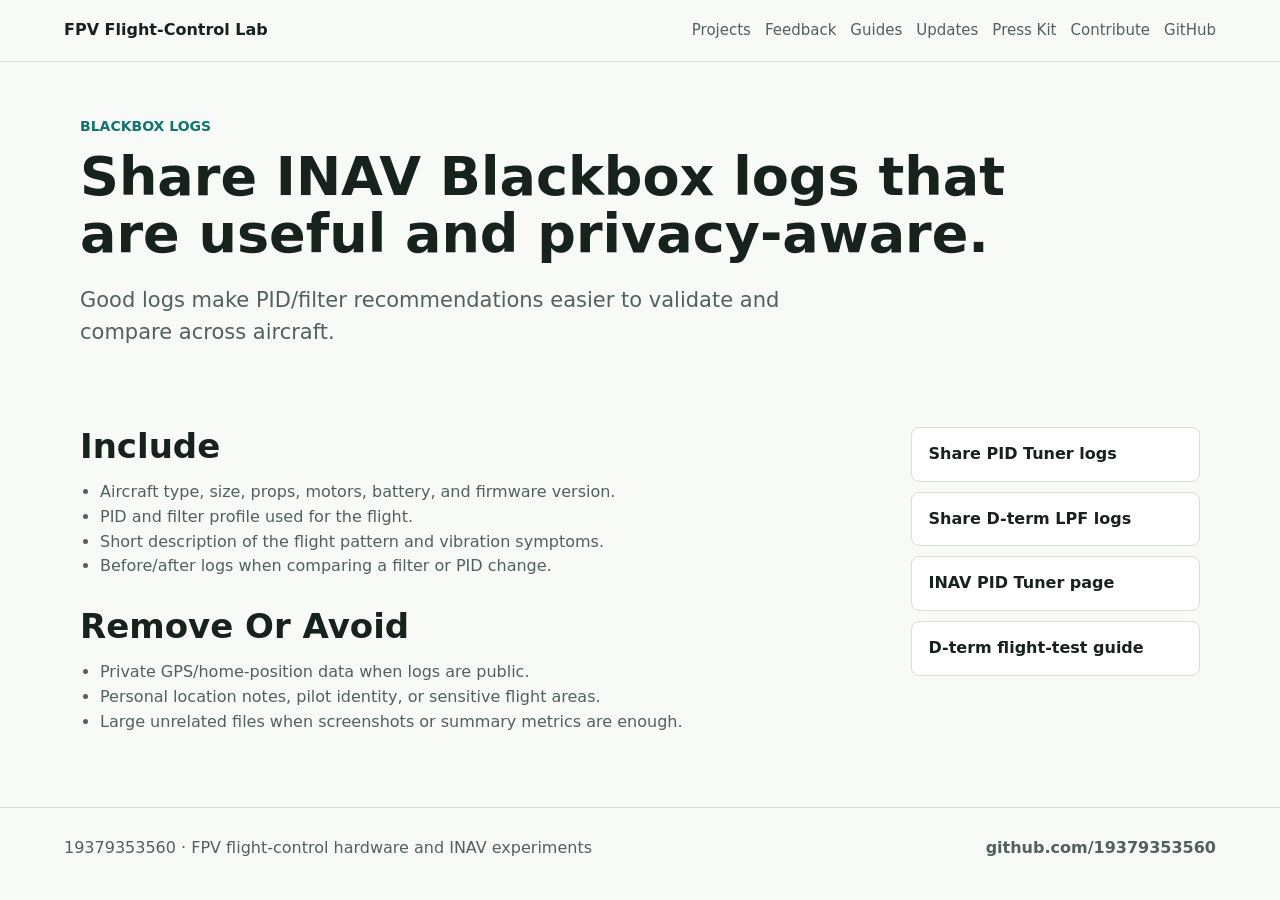
<file: blackbox-log-sharing.html>
<!doctype html>
<html lang="en">
  <head>
    <meta charset="utf-8">
    <meta name="viewport" content="width=device-width, initial-scale=1">
    <meta name="description" content="Guide for safely sharing INAV Blackbox logs for PID tuning, filter tuning, D-term noise review, and gyro noise validation.">
    <link rel="canonical" href="https://19379353560.github.io/blackbox-log-sharing.html">
    <meta property="og:title" content="INAV Blackbox Log Sharing Guide">
    <meta property="og:description" content="How to share useful INAV Blackbox logs while protecting private GPS and setup data.">
    <meta property="og:type" content="article">
    <meta property="og:url" content="https://19379353560.github.io/blackbox-log-sharing.html">
    <meta property="og:image" content="https://19379353560.github.io/assets/og-image.png">
    <meta name="twitter:card" content="summary_large_image">
    <title>INAV Blackbox Log Sharing Guide</title>
    <link rel="alternate" type="application/rss+xml" title="FPV Flight-Control Lab updates" href="https://19379353560.github.io/feed.xml">
    <link rel="stylesheet" href="styles.css">
  </head>
  <body>
    <header class="topbar">
      <a class="brand" href="/">FPV Flight-Control Lab</a>
      <nav class="nav" aria-label="Primary navigation">
        <a href="/#projects">Projects</a>
        <a href="/#feedback">Feedback</a>
        <a href="/guides.html">Guides</a>
        <a href="/updates.html">Updates</a>
        <a href="/press-kit.html">Press Kit</a>
        <a href="/contribute.html">Contribute</a>
        <a href="https://github.com/19379353560">GitHub</a>
      </nav>
    </header>

    <main>
      <section class="detail-hero">
        <div>
          <p class="eyebrow">Blackbox Logs</p>
          <h1>Share INAV Blackbox logs that are useful and privacy-aware.</h1>
          <p class="lead">Good logs make PID/filter recommendations easier to validate and compare across aircraft.</p>
        </div>
      </section>

      <section class="detail-layout">
        <div class="detail-main">
          <article class="detail-block">
            <h2>Include</h2>
            <ul>
              <li>Aircraft type, size, props, motors, battery, and firmware version.</li>
              <li>PID and filter profile used for the flight.</li>
              <li>Short description of the flight pattern and vibration symptoms.</li>
              <li>Before/after logs when comparing a filter or PID change.</li>
            </ul>
          </article>

          <article class="detail-block">
            <h2>Remove Or Avoid</h2>
            <ul>
              <li>Private GPS/home-position data when logs are public.</li>
              <li>Personal location notes, pilot identity, or sensitive flight areas.</li>
              <li>Large unrelated files when screenshots or summary metrics are enough.</li>
            </ul>
          </article>
        </div>

        <aside class="detail-side">
          <div class="link-list">
            <a href="https://github.com/19379353560/inav-pid-tuner/issues/1">Share PID Tuner logs</a>
            <a href="https://github.com/19379353560/inav/issues/1">Share D-term LPF logs</a>
            <a href="pid-tuner.html">INAV PID Tuner page</a>
            <a href="dterm-flight-test-guide.html">D-term flight-test guide</a>
          </div>
        </aside>
      </section>
    </main>

    <footer class="footer">
      <span>19379353560 · FPV flight-control hardware and INAV experiments</span>
      <a href="https://github.com/19379353560">github.com/19379353560</a>
    </footer>
  </body>
</html>
</file>
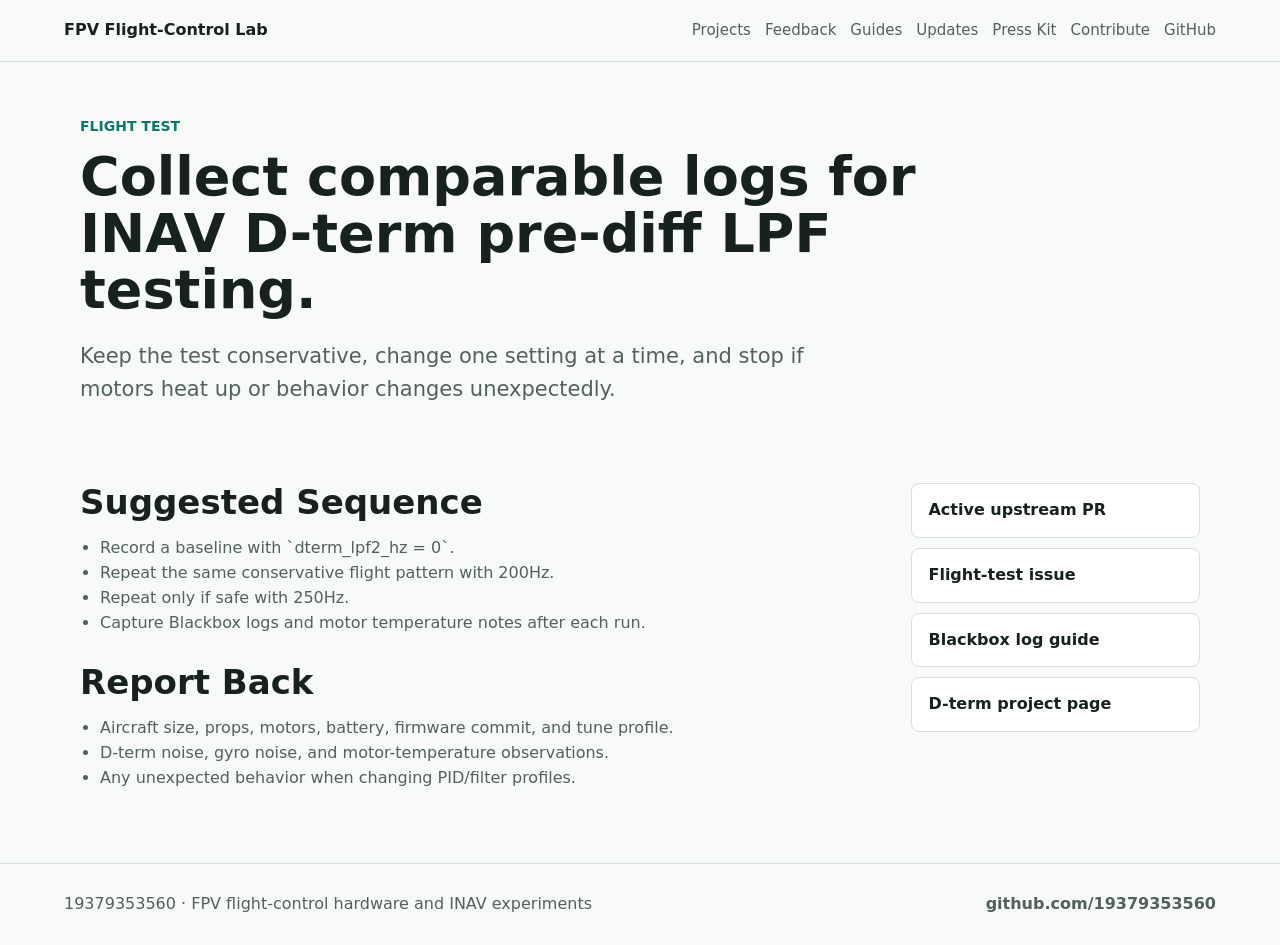
<file: dterm-flight-test-guide.html>
<!doctype html>
<html lang="en">
  <head>
    <meta charset="utf-8">
    <meta name="viewport" content="width=device-width, initial-scale=1">
    <meta name="description" content="Conservative INAV D-term pre-diff LPF flight-test guide for comparing disabled, 200Hz, and 250Hz settings with Blackbox logs.">
    <link rel="canonical" href="https://19379353560.github.io/dterm-flight-test-guide.html">
    <meta property="og:title" content="INAV D-term Pre-Diff LPF Flight-Test Guide">
    <meta property="og:description" content="How to collect comparable Blackbox logs for dterm_lpf2_hz testing.">
    <meta property="og:type" content="article">
    <meta property="og:url" content="https://19379353560.github.io/dterm-flight-test-guide.html">
    <meta property="og:image" content="https://19379353560.github.io/assets/og-image.png">
    <meta name="twitter:card" content="summary_large_image">
    <title>INAV D-term Pre-Diff LPF Flight-Test Guide</title>
    <link rel="alternate" type="application/rss+xml" title="FPV Flight-Control Lab updates" href="https://19379353560.github.io/feed.xml">
    <link rel="stylesheet" href="styles.css">
  </head>
  <body>
    <header class="topbar">
      <a class="brand" href="/">FPV Flight-Control Lab</a>
      <nav class="nav" aria-label="Primary navigation">
        <a href="/#projects">Projects</a>
        <a href="/#feedback">Feedback</a>
        <a href="/guides.html">Guides</a>
        <a href="/updates.html">Updates</a>
        <a href="/press-kit.html">Press Kit</a>
        <a href="/contribute.html">Contribute</a>
        <a href="https://github.com/19379353560">GitHub</a>
      </nav>
    </header>

    <main>
      <section class="detail-hero">
        <div>
          <p class="eyebrow">Flight Test</p>
          <h1>Collect comparable logs for INAV D-term pre-diff LPF testing.</h1>
          <p class="lead">Keep the test conservative, change one setting at a time, and stop if motors heat up or behavior changes unexpectedly.</p>
        </div>
      </section>

      <section class="detail-layout">
        <div class="detail-main">
          <article class="detail-block">
            <h2>Suggested Sequence</h2>
            <ul>
              <li>Record a baseline with `dterm_lpf2_hz = 0`.</li>
              <li>Repeat the same conservative flight pattern with 200Hz.</li>
              <li>Repeat only if safe with 250Hz.</li>
              <li>Capture Blackbox logs and motor temperature notes after each run.</li>
            </ul>
          </article>

          <article class="detail-block">
            <h2>Report Back</h2>
            <ul>
              <li>Aircraft size, props, motors, battery, firmware commit, and tune profile.</li>
              <li>D-term noise, gyro noise, and motor-temperature observations.</li>
              <li>Any unexpected behavior when changing PID/filter profiles.</li>
            </ul>
          </article>
        </div>

        <aside class="detail-side">
          <div class="link-list">
            <a href="https://github.com/iNavFlight/inav/pull/11464">Active upstream PR</a>
            <a href="https://github.com/19379353560/inav/issues/1">Flight-test issue</a>
            <a href="blackbox-log-sharing.html">Blackbox log guide</a>
            <a href="inav-dterm-lpf.html">D-term project page</a>
          </div>
        </aside>
      </section>
    </main>

    <footer class="footer">
      <span>19379353560 · FPV flight-control hardware and INAV experiments</span>
      <a href="https://github.com/19379353560">github.com/19379353560</a>
    </footer>
  </body>
</html>
</file>
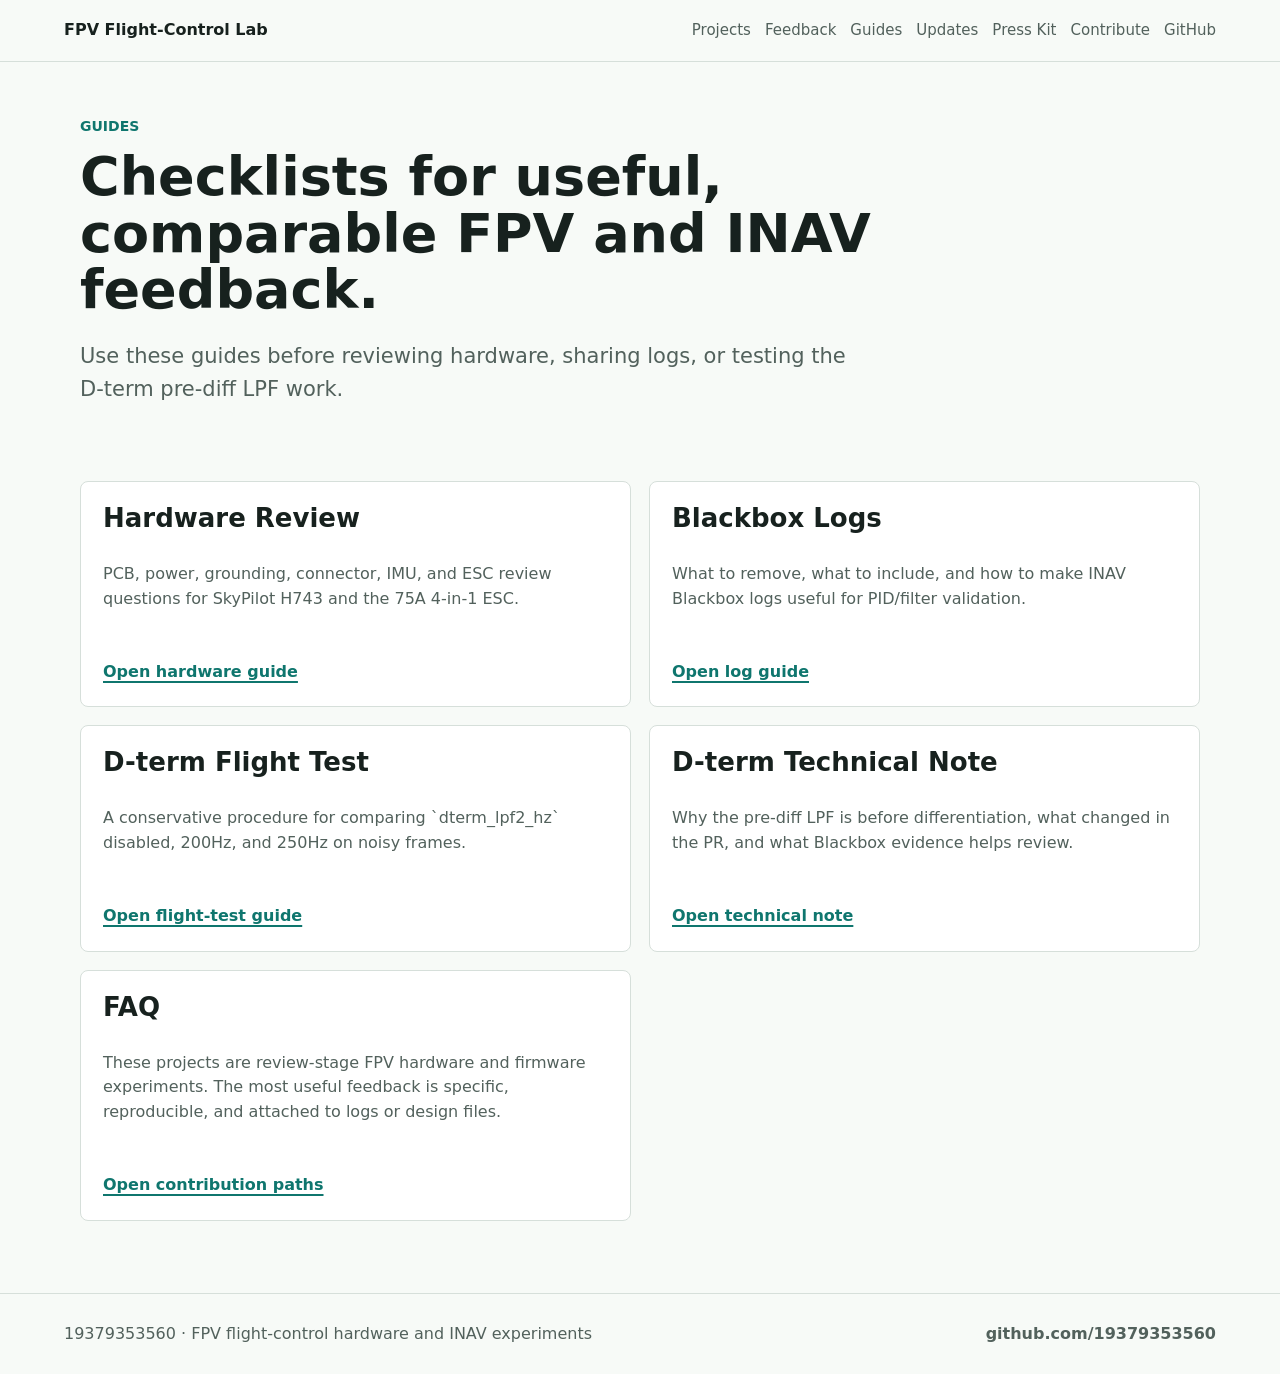
<file: guides.html>
<!doctype html>
<html lang="en">
  <head>
    <meta charset="utf-8">
    <meta name="viewport" content="width=device-width, initial-scale=1">
    <meta name="description" content="Guides for FPV hardware review, INAV Blackbox log sharing, and D-term pre-diff LPF flight testing.">
    <link rel="canonical" href="https://19379353560.github.io/guides.html">
    <meta property="og:title" content="FPV Flight-Control Lab Guides">
    <meta property="og:description" content="Checklists for hardware review, Blackbox log sharing, and INAV D-term LPF flight testing.">
    <meta property="og:type" content="website">
    <meta property="og:url" content="https://19379353560.github.io/guides.html">
    <meta property="og:image" content="https://19379353560.github.io/assets/og-image.png">
    <meta name="twitter:card" content="summary_large_image">
    <title>FPV Flight-Control Lab Guides</title>
    <link rel="alternate" type="application/rss+xml" title="FPV Flight-Control Lab updates" href="https://19379353560.github.io/feed.xml">
    <link rel="stylesheet" href="styles.css">
  </head>
  <body>
    <header class="topbar">
      <a class="brand" href="/">FPV Flight-Control Lab</a>
      <nav class="nav" aria-label="Primary navigation">
        <a href="/#projects">Projects</a>
        <a href="/#feedback">Feedback</a>
        <a href="/guides.html">Guides</a>
        <a href="/updates.html">Updates</a>
        <a href="/press-kit.html">Press Kit</a>
        <a href="/contribute.html">Contribute</a>
        <a href="https://github.com/19379353560">GitHub</a>
      </nav>
    </header>

    <main>
      <section class="detail-hero">
        <div>
          <p class="eyebrow">Guides</p>
          <h1>Checklists for useful, comparable FPV and INAV feedback.</h1>
          <p class="lead">Use these guides before reviewing hardware, sharing logs, or testing the D-term pre-diff LPF work.</p>
        </div>
      </section>

      <section class="press-grid" aria-label="Guide cards">
        <article class="press-card">
          <h2>Hardware Review</h2>
          <p>PCB, power, grounding, connector, IMU, and ESC review questions for SkyPilot H743 and the 75A 4-in-1 ESC.</p>
          <a class="back-link" href="hardware-review-guide.html">Open hardware guide</a>
        </article>

        <article class="press-card">
          <h2>Blackbox Logs</h2>
          <p>What to remove, what to include, and how to make INAV Blackbox logs useful for PID/filter validation.</p>
          <a class="back-link" href="blackbox-log-sharing.html">Open log guide</a>
        </article>

        <article class="press-card">
          <h2>D-term Flight Test</h2>
          <p>A conservative procedure for comparing `dterm_lpf2_hz` disabled, 200Hz, and 250Hz on noisy frames.</p>
          <a class="back-link" href="dterm-flight-test-guide.html">Open flight-test guide</a>
        </article>

        <article class="press-card">
          <h2>D-term Technical Note</h2>
          <p>Why the pre-diff LPF is before differentiation, what changed in the PR, and what Blackbox evidence helps review.</p>
          <a class="back-link" href="dterm-prefilter-technical-note.html">Open technical note</a>
        </article>

        <article class="press-card">
          <h2>FAQ</h2>
          <p>These projects are review-stage FPV hardware and firmware experiments. The most useful feedback is specific, reproducible, and attached to logs or design files.</p>
          <a class="back-link" href="contribute.html">Open contribution paths</a>
        </article>
      </section>
    </main>

    <footer class="footer">
      <span>19379353560 · FPV flight-control hardware and INAV experiments</span>
      <a href="https://github.com/19379353560">github.com/19379353560</a>
    </footer>
  </body>
</html>
</file>
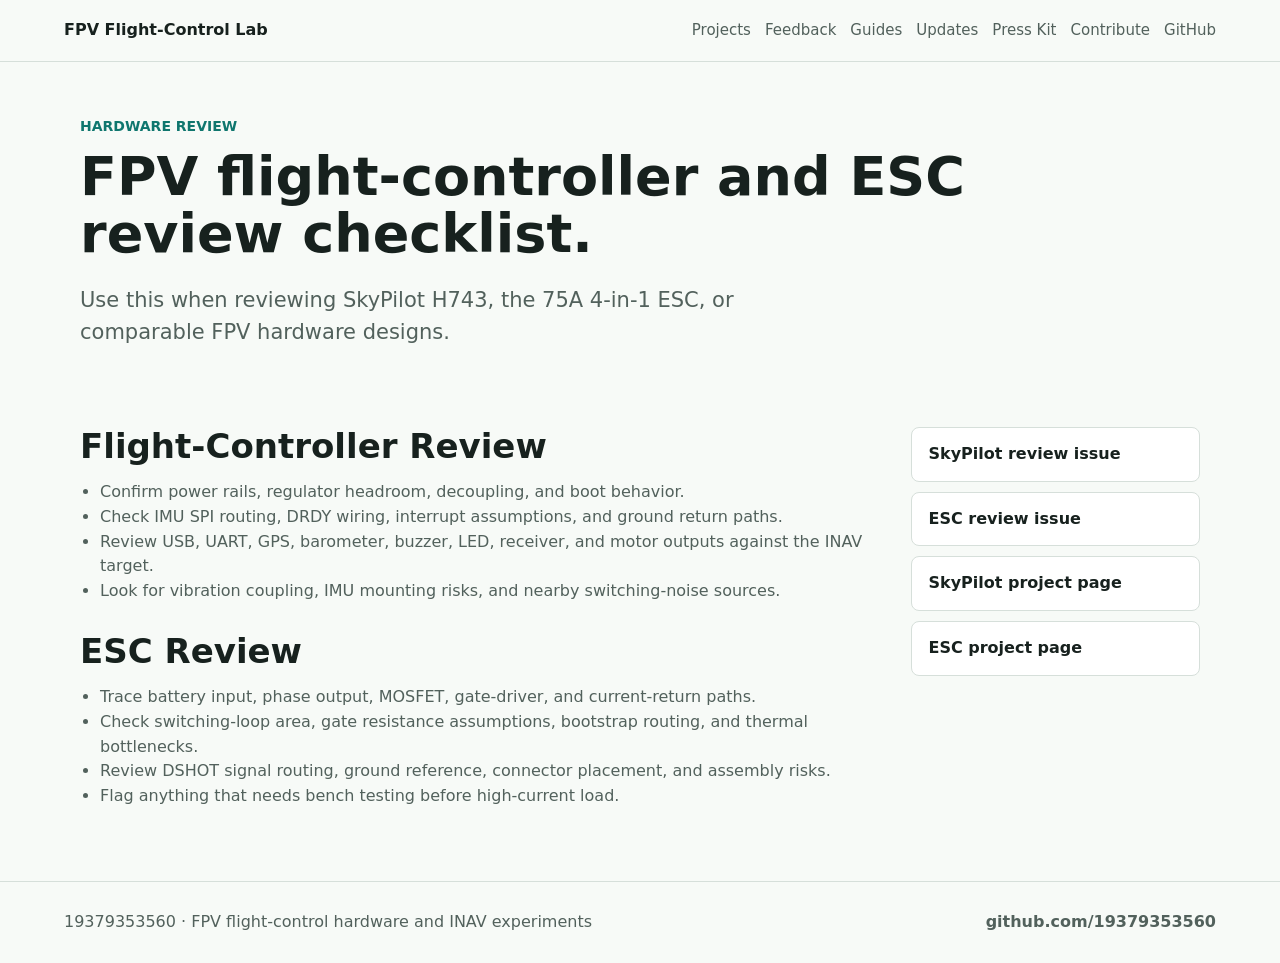
<file: hardware-review-guide.html>
<!doctype html>
<html lang="en">
  <head>
    <meta charset="utf-8">
    <meta name="viewport" content="width=device-width, initial-scale=1">
    <meta name="description" content="FPV hardware review checklist for flight-controller PCB design, IMU wiring, high-current ESC routing, and safe bench testing.">
    <link rel="canonical" href="https://19379353560.github.io/hardware-review-guide.html">
    <meta property="og:title" content="FPV Hardware Review Checklist">
    <meta property="og:description" content="Review checklist for flight-controller PCB design, IMU wiring, ESC current paths, and safe bring-up.">
    <meta property="og:type" content="article">
    <meta property="og:url" content="https://19379353560.github.io/hardware-review-guide.html">
    <meta property="og:image" content="https://19379353560.github.io/assets/og-image.png">
    <meta name="twitter:card" content="summary_large_image">
    <title>FPV Hardware Review Checklist</title>
    <link rel="alternate" type="application/rss+xml" title="FPV Flight-Control Lab updates" href="https://19379353560.github.io/feed.xml">
    <link rel="stylesheet" href="styles.css">
  </head>
  <body>
    <header class="topbar">
      <a class="brand" href="/">FPV Flight-Control Lab</a>
      <nav class="nav" aria-label="Primary navigation">
        <a href="/#projects">Projects</a>
        <a href="/#feedback">Feedback</a>
        <a href="/guides.html">Guides</a>
        <a href="/updates.html">Updates</a>
        <a href="/press-kit.html">Press Kit</a>
        <a href="/contribute.html">Contribute</a>
        <a href="https://github.com/19379353560">GitHub</a>
      </nav>
    </header>

    <main>
      <section class="detail-hero">
        <div>
          <p class="eyebrow">Hardware Review</p>
          <h1>FPV flight-controller and ESC review checklist.</h1>
          <p class="lead">Use this when reviewing SkyPilot H743, the 75A 4-in-1 ESC, or comparable FPV hardware designs.</p>
        </div>
      </section>

      <section class="detail-layout">
        <div class="detail-main">
          <article class="detail-block">
            <h2>Flight-Controller Review</h2>
            <ul>
              <li>Confirm power rails, regulator headroom, decoupling, and boot behavior.</li>
              <li>Check IMU SPI routing, DRDY wiring, interrupt assumptions, and ground return paths.</li>
              <li>Review USB, UART, GPS, barometer, buzzer, LED, receiver, and motor outputs against the INAV target.</li>
              <li>Look for vibration coupling, IMU mounting risks, and nearby switching-noise sources.</li>
            </ul>
          </article>

          <article class="detail-block">
            <h2>ESC Review</h2>
            <ul>
              <li>Trace battery input, phase output, MOSFET, gate-driver, and current-return paths.</li>
              <li>Check switching-loop area, gate resistance assumptions, bootstrap routing, and thermal bottlenecks.</li>
              <li>Review DSHOT signal routing, ground reference, connector placement, and assembly risks.</li>
              <li>Flag anything that needs bench testing before high-current load.</li>
            </ul>
          </article>
        </div>

        <aside class="detail-side">
          <div class="link-list">
            <a href="https://github.com/19379353560/skypilot/issues/1">SkyPilot review issue</a>
            <a href="https://github.com/19379353560/DIY_Flight_Controller_and_4in1_ESC/issues/1">ESC review issue</a>
            <a href="skypilot.html">SkyPilot project page</a>
            <a href="esc.html">ESC project page</a>
          </div>
        </aside>
      </section>
    </main>

    <footer class="footer">
      <span>19379353560 · FPV flight-control hardware and INAV experiments</span>
      <a href="https://github.com/19379353560">github.com/19379353560</a>
    </footer>
  </body>
</html>
</file>
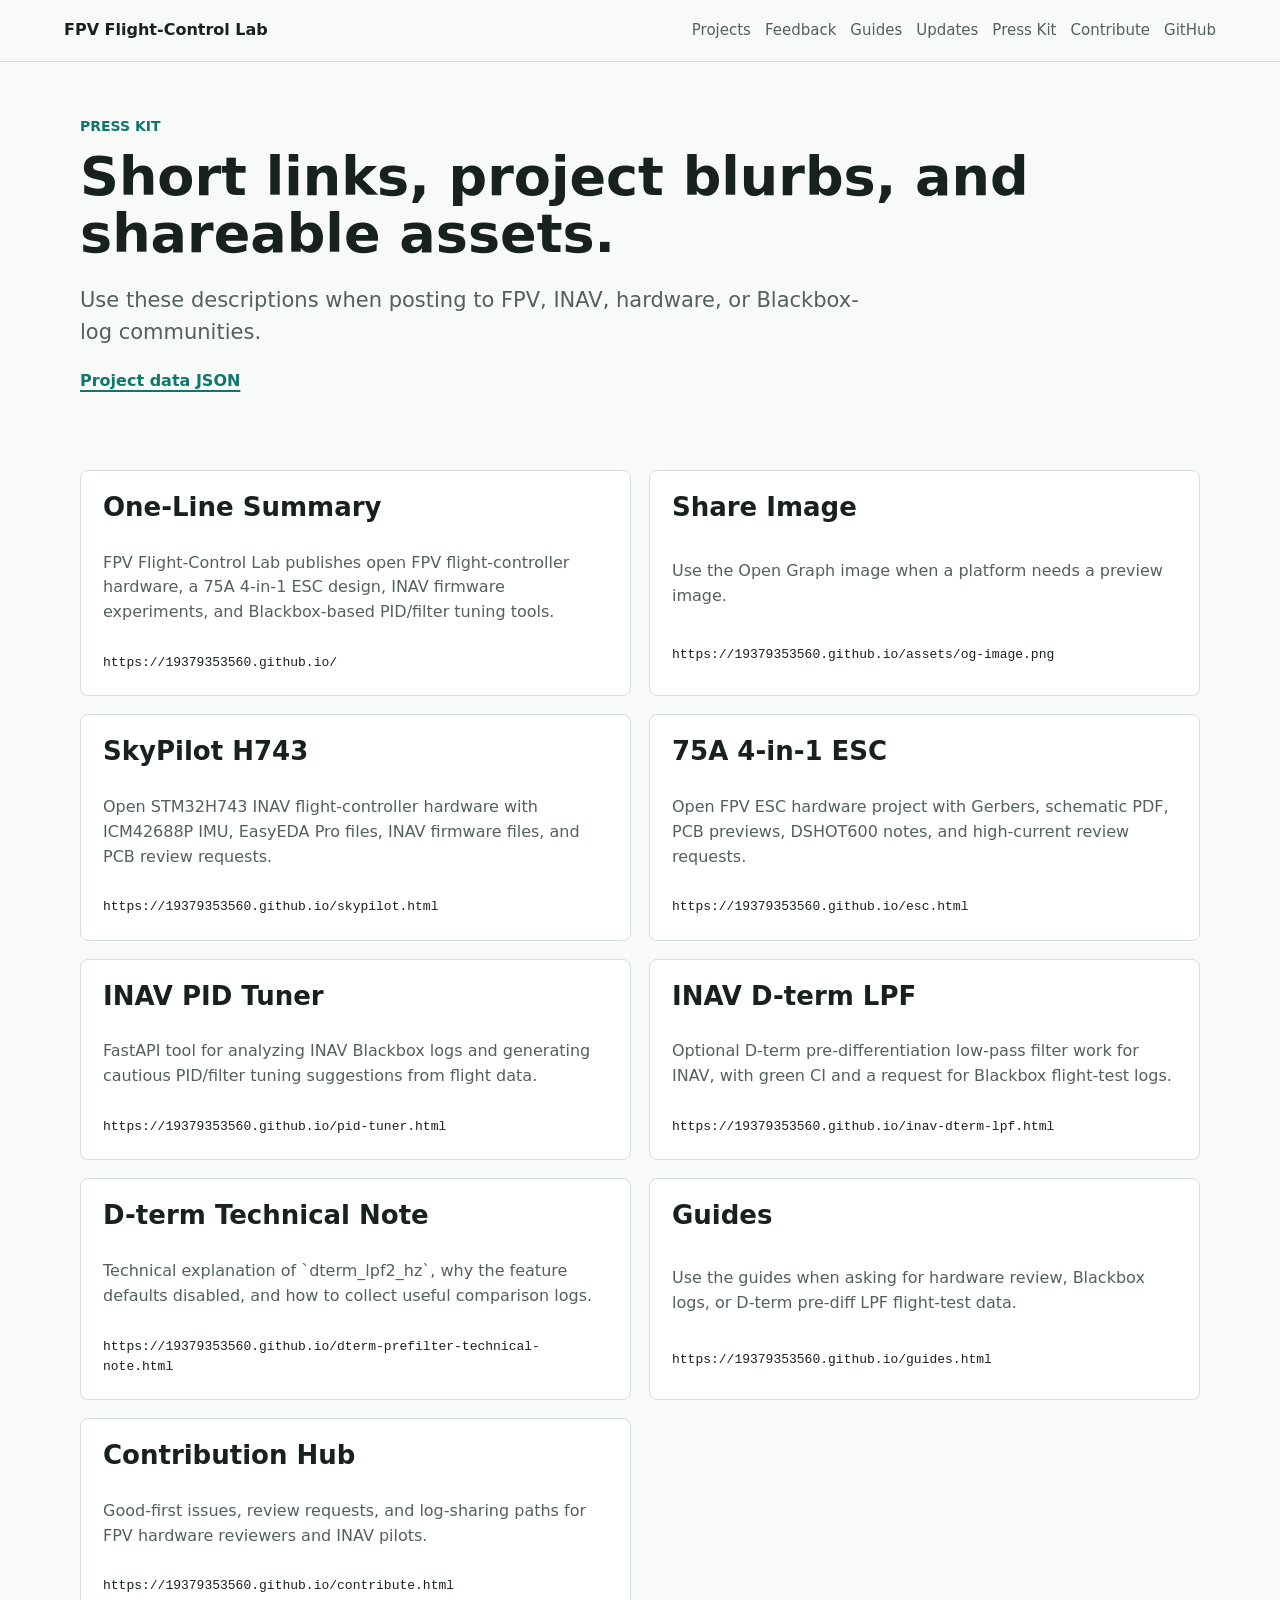
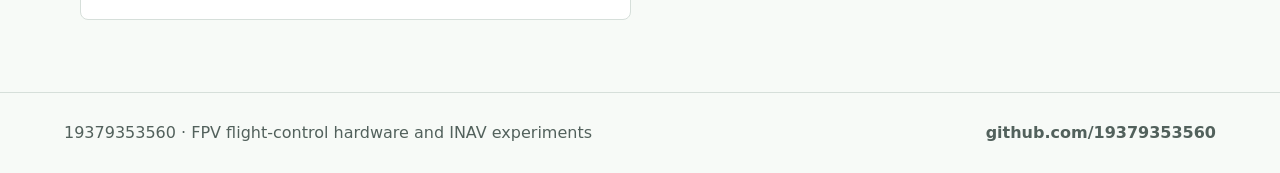
<file: press-kit.html>
<!doctype html>
<html lang="en">
  <head>
    <meta charset="utf-8">
    <meta name="viewport" content="width=device-width, initial-scale=1">
    <meta name="description" content="Press kit and shareable project blurbs for FPV Flight-Control Lab hardware, firmware, and Blackbox tuning projects.">
    <link rel="canonical" href="https://19379353560.github.io/press-kit.html">
    <meta property="og:title" content="FPV Flight-Control Lab Press Kit">
    <meta property="og:description" content="Short descriptions, links, and images for sharing FPV flight-control hardware and INAV firmware projects.">
    <meta property="og:type" content="website">
    <meta property="og:url" content="https://19379353560.github.io/press-kit.html">
    <meta property="og:image" content="https://19379353560.github.io/assets/og-image.png">
    <meta name="twitter:card" content="summary_large_image">
    <title>FPV Flight-Control Lab Press Kit</title>
    <link rel="alternate" type="application/rss+xml" title="FPV Flight-Control Lab updates" href="https://19379353560.github.io/feed.xml">
    <link rel="stylesheet" href="styles.css">
  </head>
  <body>
    <header class="topbar">
      <a class="brand" href="/">FPV Flight-Control Lab</a>
      <nav class="nav" aria-label="Primary navigation">
        <a href="/#projects">Projects</a>
        <a href="/#feedback">Feedback</a>
        <a href="/guides.html">Guides</a>
        <a href="/updates.html">Updates</a>
        <a href="/press-kit.html">Press Kit</a>
        <a href="/contribute.html">Contribute</a>
        <a href="https://github.com/19379353560">GitHub</a>
      </nav>
    </header>

    <main>
      <section class="detail-hero">
        <div>
          <p class="eyebrow">Press Kit</p>
          <h1>Short links, project blurbs, and shareable assets.</h1>
          <p class="lead">Use these descriptions when posting to FPV, INAV, hardware, or Blackbox-log communities.</p>
          <a class="back-link" href="project-data.json">Project data JSON</a>
        </div>
      </section>

      <section class="press-grid" aria-label="Press kit cards">
        <article class="press-card">
          <h2>One-Line Summary</h2>
          <p>FPV Flight-Control Lab publishes open FPV flight-controller hardware, a 75A 4-in-1 ESC design, INAV firmware experiments, and Blackbox-based PID/filter tuning tools.</p>
          <code>https://19379353560.github.io/</code>
        </article>

        <article class="press-card">
          <h2>Share Image</h2>
          <p>Use the Open Graph image when a platform needs a preview image.</p>
          <code>https://19379353560.github.io/assets/og-image.png</code>
        </article>

        <article class="press-card">
          <h2>SkyPilot H743</h2>
          <p>Open STM32H743 INAV flight-controller hardware with ICM42688P IMU, EasyEDA Pro files, INAV firmware files, and PCB review requests.</p>
          <code>https://19379353560.github.io/skypilot.html</code>
        </article>

        <article class="press-card">
          <h2>75A 4-in-1 ESC</h2>
          <p>Open FPV ESC hardware project with Gerbers, schematic PDF, PCB previews, DSHOT600 notes, and high-current review requests.</p>
          <code>https://19379353560.github.io/esc.html</code>
        </article>

        <article class="press-card">
          <h2>INAV PID Tuner</h2>
          <p>FastAPI tool for analyzing INAV Blackbox logs and generating cautious PID/filter tuning suggestions from flight data.</p>
          <code>https://19379353560.github.io/pid-tuner.html</code>
        </article>

        <article class="press-card">
          <h2>INAV D-term LPF</h2>
          <p>Optional D-term pre-differentiation low-pass filter work for INAV, with green CI and a request for Blackbox flight-test logs.</p>
          <code>https://19379353560.github.io/inav-dterm-lpf.html</code>
        </article>

        <article class="press-card">
          <h2>D-term Technical Note</h2>
          <p>Technical explanation of `dterm_lpf2_hz`, why the feature defaults disabled, and how to collect useful comparison logs.</p>
          <code>https://19379353560.github.io/dterm-prefilter-technical-note.html</code>
        </article>

        <article class="press-card">
          <h2>Guides</h2>
          <p>Use the guides when asking for hardware review, Blackbox logs, or D-term pre-diff LPF flight-test data.</p>
          <code>https://19379353560.github.io/guides.html</code>
        </article>

        <article class="press-card">
          <h2>Contribution Hub</h2>
          <p>Good-first issues, review requests, and log-sharing paths for FPV hardware reviewers and INAV pilots.</p>
          <code>https://19379353560.github.io/contribute.html</code>
        </article>
      </section>
    </main>

    <footer class="footer">
      <span>19379353560 · FPV flight-control hardware and INAV experiments</span>
      <a href="https://github.com/19379353560">github.com/19379353560</a>
    </footer>
  </body>
</html>
</file>
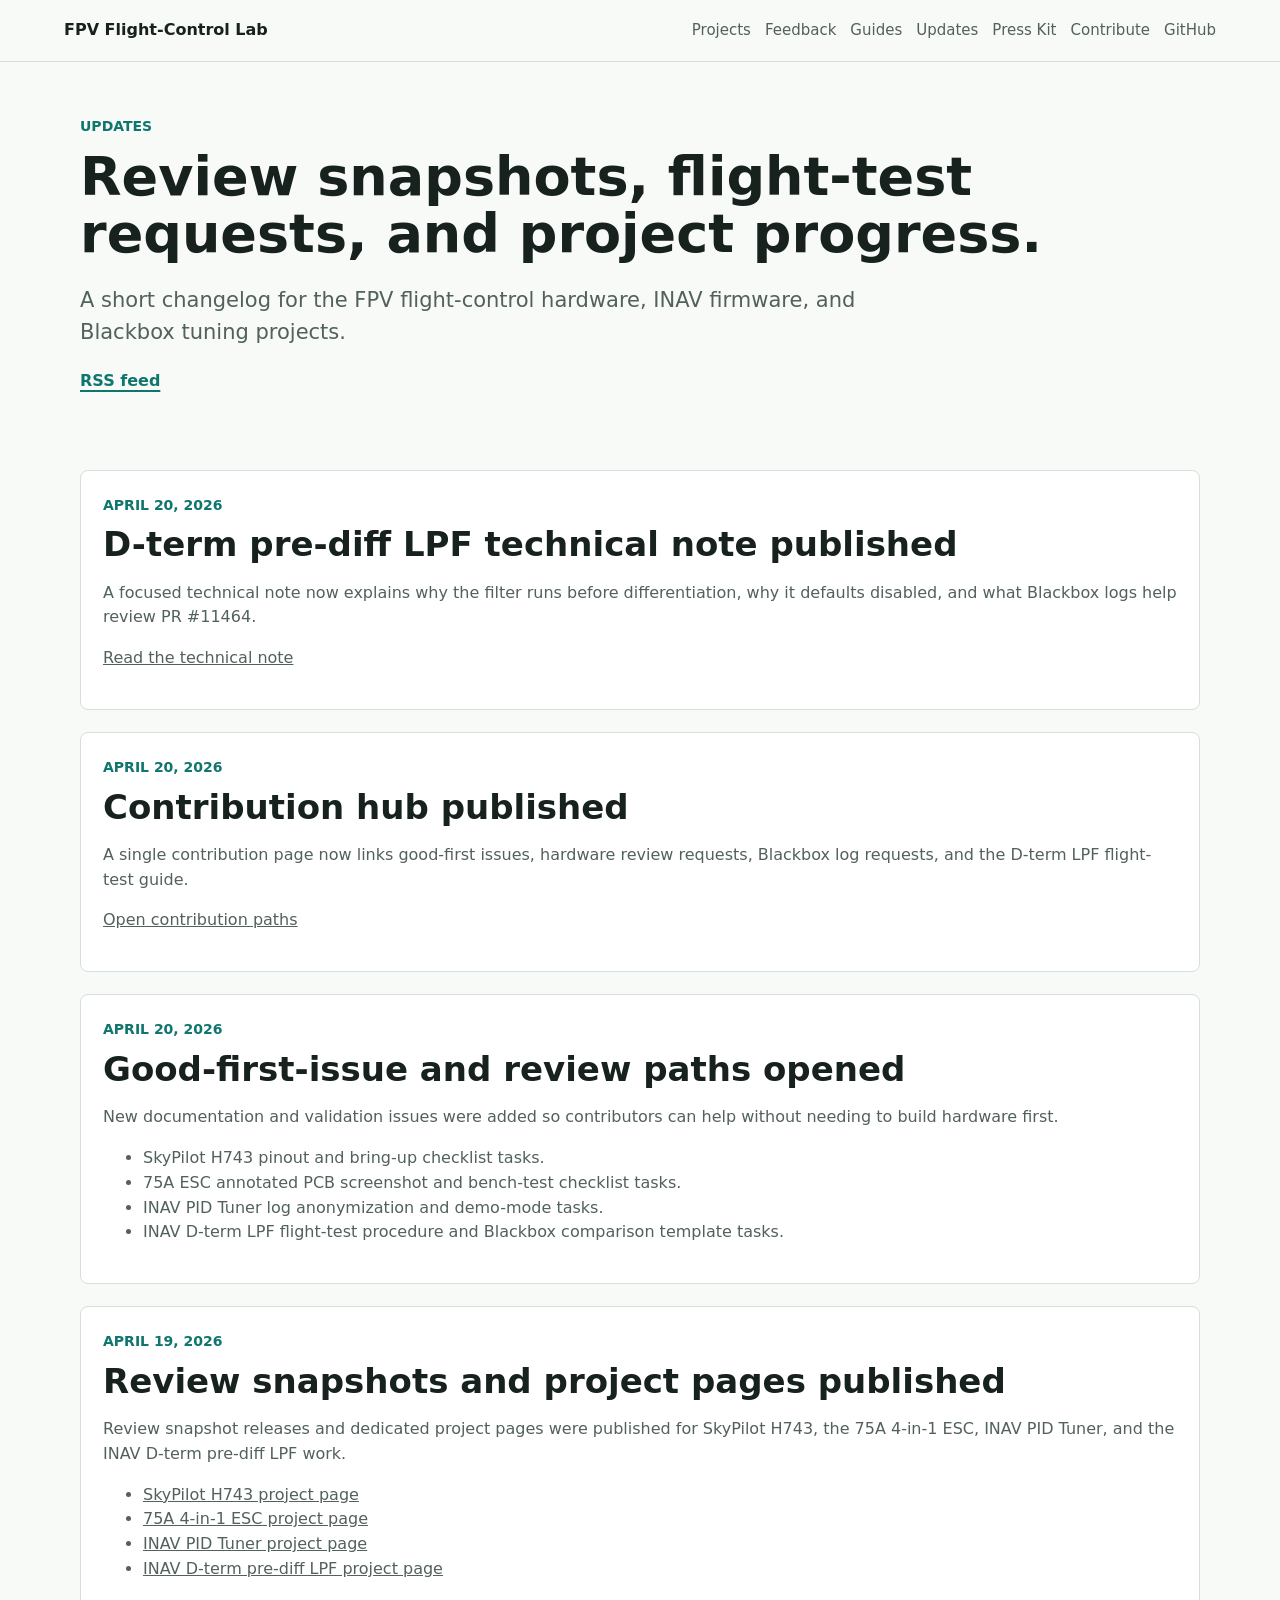
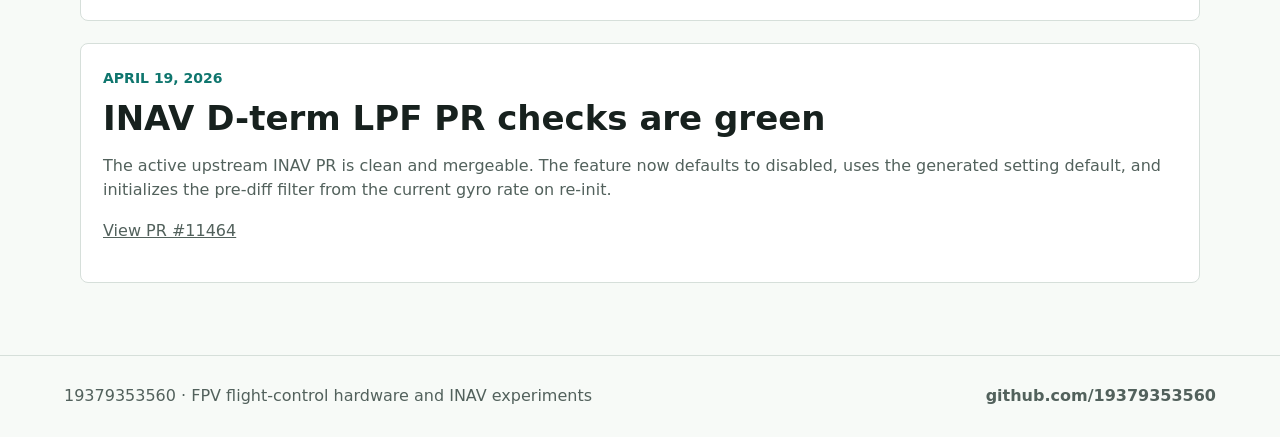
<file: updates.html>
<!doctype html>
<html lang="en">
  <head>
    <meta charset="utf-8">
    <meta name="viewport" content="width=device-width, initial-scale=1">
    <meta name="description" content="Updates for FPV Flight-Control Lab: SkyPilot H743, 75A 4-in-1 ESC, INAV PID Tuner, and INAV D-term pre-diff LPF work.">
    <link rel="canonical" href="https://19379353560.github.io/updates.html">
    <meta property="og:title" content="FPV Flight-Control Lab Updates">
    <meta property="og:description" content="Project updates, review requests, releases, and flight-test needs.">
    <meta property="og:type" content="website">
    <meta property="og:url" content="https://19379353560.github.io/updates.html">
    <meta property="og:image" content="https://19379353560.github.io/assets/og-image.png">
    <meta name="twitter:card" content="summary_large_image">
    <title>FPV Flight-Control Lab Updates</title>
    <link rel="alternate" type="application/rss+xml" title="FPV Flight-Control Lab updates" href="https://19379353560.github.io/feed.xml">
    <link rel="stylesheet" href="styles.css">
  </head>
  <body>
    <header class="topbar">
      <a class="brand" href="/">FPV Flight-Control Lab</a>
      <nav class="nav" aria-label="Primary navigation">
        <a href="/#projects">Projects</a>
        <a href="/#feedback">Feedback</a>
        <a href="/guides.html">Guides</a>
        <a href="/updates.html">Updates</a>
        <a href="/press-kit.html">Press Kit</a>
        <a href="/contribute.html">Contribute</a>
        <a href="https://github.com/19379353560">GitHub</a>
      </nav>
    </header>

    <main>
      <section class="detail-hero">
        <div>
          <p class="eyebrow">Updates</p>
          <h1>Review snapshots, flight-test requests, and project progress.</h1>
          <p class="lead">A short changelog for the FPV flight-control hardware, INAV firmware, and Blackbox tuning projects.</p>
          <a class="back-link" href="feed.xml">RSS feed</a>
        </div>
      </section>

      <section class="update-list" aria-label="Project updates">
        <article class="update-item">
          <time datetime="2026-04-20">April 20, 2026</time>
          <h2>D-term pre-diff LPF technical note published</h2>
          <p>A focused technical note now explains why the filter runs before differentiation, why it defaults disabled, and what Blackbox logs help review PR #11464.</p>
          <p><a href="dterm-prefilter-technical-note.html">Read the technical note</a></p>
        </article>

        <article class="update-item">
          <time datetime="2026-04-20">April 20, 2026</time>
          <h2>Contribution hub published</h2>
          <p>A single contribution page now links good-first issues, hardware review requests, Blackbox log requests, and the D-term LPF flight-test guide.</p>
          <p><a href="contribute.html">Open contribution paths</a></p>
        </article>

        <article class="update-item">
          <time datetime="2026-04-20">April 20, 2026</time>
          <h2>Good-first-issue and review paths opened</h2>
          <p>New documentation and validation issues were added so contributors can help without needing to build hardware first.</p>
          <ul>
            <li>SkyPilot H743 pinout and bring-up checklist tasks.</li>
            <li>75A ESC annotated PCB screenshot and bench-test checklist tasks.</li>
            <li>INAV PID Tuner log anonymization and demo-mode tasks.</li>
            <li>INAV D-term LPF flight-test procedure and Blackbox comparison template tasks.</li>
          </ul>
        </article>

        <article class="update-item">
          <time datetime="2026-04-19">April 19, 2026</time>
          <h2>Review snapshots and project pages published</h2>
          <p>Review snapshot releases and dedicated project pages were published for SkyPilot H743, the 75A 4-in-1 ESC, INAV PID Tuner, and the INAV D-term pre-diff LPF work.</p>
          <ul>
            <li><a href="skypilot.html">SkyPilot H743 project page</a></li>
            <li><a href="esc.html">75A 4-in-1 ESC project page</a></li>
            <li><a href="pid-tuner.html">INAV PID Tuner project page</a></li>
            <li><a href="inav-dterm-lpf.html">INAV D-term pre-diff LPF project page</a></li>
          </ul>
        </article>

        <article class="update-item">
          <time datetime="2026-04-19">April 19, 2026</time>
          <h2>INAV D-term LPF PR checks are green</h2>
          <p>The active upstream INAV PR is clean and mergeable. The feature now defaults to disabled, uses the generated setting default, and initializes the pre-diff filter from the current gyro rate on re-init.</p>
          <p><a href="https://github.com/iNavFlight/inav/pull/11464">View PR #11464</a></p>
        </article>
      </section>
    </main>

    <footer class="footer">
      <span>19379353560 · FPV flight-control hardware and INAV experiments</span>
      <a href="https://github.com/19379353560">github.com/19379353560</a>
    </footer>
  </body>
</html>
</file>
<file: styles.css>
:root {
  color-scheme: light;
  --bg: #f7faf7;
  --surface: #ffffff;
  --ink: #17211e;
  --muted: #52615c;
  --line: #d6dfda;
  --teal: #0f766e;
  --blue: #2563eb;
  --red: #b91c1c;
  --orange: #c2410c;
  --shadow: 0 16px 40px rgba(23, 33, 30, 0.1);
}

* {
  box-sizing: border-box;
}

html {
  scroll-behavior: smooth;
}

body {
  margin: 0;
  background: var(--bg);
  color: var(--ink);
  font-family: Inter, ui-sans-serif, system-ui, -apple-system, BlinkMacSystemFont, "Segoe UI", sans-serif;
  line-height: 1.55;
}

a {
  color: inherit;
}

.topbar {
  position: sticky;
  top: 0;
  z-index: 10;
  display: flex;
  align-items: center;
  justify-content: space-between;
  gap: 24px;
  padding: 18px clamp(18px, 5vw, 72px);
  background: rgba(247, 250, 247, 0.94);
  border-bottom: 1px solid var(--line);
  backdrop-filter: blur(14px);
}

.brand {
  font-weight: 800;
  text-decoration: none;
}

.nav {
  display: flex;
  flex-wrap: wrap;
  gap: 14px;
  color: var(--muted);
  font-size: 15px;
}

.nav a {
  text-decoration: none;
}

.nav a:hover,
.project-links a:hover,
.feedback-list a:hover,
.footer a:hover {
  color: var(--teal);
}

main {
  width: min(1120px, calc(100% - 36px));
  margin: 0 auto;
}

.intro {
  min-height: 82vh;
  display: grid;
  grid-template-columns: minmax(0, 1fr);
  align-content: center;
  gap: 28px;
  padding: 54px 0 28px;
}

.intro-copy {
  max-width: 860px;
}

.eyebrow {
  margin: 0 0 12px;
  color: var(--teal);
  font-size: 14px;
  font-weight: 800;
  text-transform: uppercase;
}

h1,
h2,
h3,
p {
  overflow-wrap: anywhere;
}

h1 {
  margin: 0;
  max-width: 980px;
  font-size: 54px;
  line-height: 1.04;
}

.lead {
  max-width: 780px;
  margin: 22px 0 0;
  color: var(--muted);
  font-size: 21px;
}

.actions {
  display: flex;
  flex-wrap: wrap;
  gap: 12px;
  margin-top: 28px;
}

.button {
  display: inline-flex;
  align-items: center;
  min-height: 44px;
  padding: 10px 16px;
  border-radius: 8px;
  border: 1px solid var(--ink);
  font-weight: 800;
  text-decoration: none;
}

.button.primary {
  background: var(--ink);
  color: #ffffff;
}

.button.secondary {
  background: var(--surface);
}

.intro-image {
  width: 100%;
  max-height: 280px;
  object-fit: cover;
  border: 1px solid var(--line);
  border-radius: 8px;
  box-shadow: var(--shadow);
}

.projects,
.feedback {
  padding: 62px 0;
}

.section-heading {
  display: grid;
  grid-template-columns: minmax(0, 760px);
  gap: 8px;
  margin-bottom: 24px;
}

h2 {
  margin: 0;
  font-size: 34px;
  line-height: 1.15;
}

.project-grid {
  display: grid;
  grid-template-columns: repeat(2, minmax(0, 1fr));
  gap: 18px;
}

.project {
  display: grid;
  grid-template-rows: auto 1fr;
  overflow: hidden;
  background: var(--surface);
  border: 1px solid var(--line);
  border-radius: 8px;
  box-shadow: 0 10px 26px rgba(23, 33, 30, 0.08);
}

.project img {
  width: 100%;
  aspect-ratio: 1200 / 420;
  object-fit: cover;
  border-bottom: 1px solid var(--line);
}

.project-body {
  display: flex;
  flex-direction: column;
  gap: 12px;
  padding: 20px;
}

.tag {
  width: fit-content;
  margin: 0;
  padding: 4px 9px;
  border-radius: 8px;
  background: rgba(15, 118, 110, 0.1);
  color: var(--teal);
  font-size: 13px;
  font-weight: 800;
}

.tag.red {
  background: rgba(185, 28, 28, 0.1);
  color: var(--red);
}

.tag.blue {
  background: rgba(37, 99, 235, 0.1);
  color: var(--blue);
}

.tag.orange {
  background: rgba(194, 65, 12, 0.1);
  color: var(--orange);
}

h3 {
  margin: 0;
  font-size: 24px;
}

.project p:not(.tag) {
  margin: 0;
  color: var(--muted);
}

.project ul {
  margin: 0;
  padding-left: 19px;
  color: var(--ink);
}

.project-links {
  display: flex;
  flex-wrap: wrap;
  gap: 14px;
  margin-top: auto;
  padding-top: 8px;
  font-weight: 800;
}

.project-links a {
  text-decoration-thickness: 2px;
  text-underline-offset: 4px;
}

.feedback {
  display: grid;
  grid-template-columns: minmax(0, 0.8fr) minmax(280px, 1fr);
  gap: 28px;
  align-items: start;
}

.feedback-list {
  display: grid;
  gap: 12px;
}

.feedback-list a {
  display: block;
  padding: 16px 18px;
  background: var(--surface);
  border: 1px solid var(--line);
  border-radius: 8px;
  font-weight: 800;
  text-decoration: none;
}

.footer {
  display: flex;
  flex-wrap: wrap;
  justify-content: space-between;
  gap: 14px;
  padding: 28px clamp(18px, 5vw, 72px);
  border-top: 1px solid var(--line);
  color: var(--muted);
}

.footer a {
  font-weight: 800;
  text-decoration: none;
}

.detail-hero {
  display: grid;
  gap: 26px;
  padding: 54px 0 34px;
}

.detail-hero h1 {
  max-width: 980px;
}

.detail-hero img {
  width: 100%;
  max-height: 330px;
  object-fit: cover;
  border: 1px solid var(--line);
  border-radius: 8px;
  box-shadow: var(--shadow);
}

.detail-layout {
  display: grid;
  grid-template-columns: minmax(0, 1fr) minmax(260px, 0.36fr);
  gap: 30px;
  padding: 44px 0 72px;
}

.detail-main,
.detail-side {
  display: grid;
  gap: 28px;
  align-content: start;
}

.detail-block h2 {
  margin-bottom: 14px;
}

.detail-block p,
.detail-block li {
  color: var(--muted);
}

.detail-block ul {
  margin: 0;
  padding-left: 20px;
}

.link-list {
  display: grid;
  gap: 10px;
}

.link-list a {
  display: block;
  padding: 14px 16px;
  background: var(--surface);
  border: 1px solid var(--line);
  border-radius: 8px;
  font-weight: 800;
  text-decoration: none;
}

.stat-list {
  display: grid;
  gap: 12px;
}

.stat-list div {
  padding: 14px 16px;
  background: var(--surface);
  border: 1px solid var(--line);
  border-radius: 8px;
}

.stat-list strong {
  display: block;
}

.back-link {
  display: inline-flex;
  width: fit-content;
  margin-top: 20px;
  color: var(--teal);
  font-weight: 800;
  text-decoration-thickness: 2px;
  text-underline-offset: 4px;
}

.update-list {
  display: grid;
  gap: 22px;
  padding: 42px 0 72px;
}

.update-item {
  padding: 22px;
  background: var(--surface);
  border: 1px solid var(--line);
  border-radius: 8px;
}

.update-item time {
  color: var(--teal);
  font-size: 14px;
  font-weight: 800;
  text-transform: uppercase;
}

.update-item h2 {
  margin-top: 8px;
}

.update-item p,
.update-item li {
  color: var(--muted);
}

.press-grid {
  display: grid;
  grid-template-columns: repeat(2, minmax(0, 1fr));
  gap: 18px;
  padding: 42px 0 72px;
}

.press-card {
  display: grid;
  gap: 12px;
  padding: 22px;
  background: var(--surface);
  border: 1px solid var(--line);
  border-radius: 8px;
}

.press-card h2 {
  font-size: 26px;
}

.press-card p {
  color: var(--muted);
}

.press-card code {
  white-space: pre-wrap;
  overflow-wrap: anywhere;
}

@media (max-width: 760px) {
  .topbar {
    align-items: flex-start;
    flex-direction: column;
  }

  .intro {
    min-height: auto;
    padding-top: 40px;
  }

  h1 {
    font-size: 38px;
  }

  .lead {
    font-size: 18px;
  }

  .project-grid,
  .feedback,
  .detail-layout,
  .press-grid {
    grid-template-columns: 1fr;
  }
}
</file>
